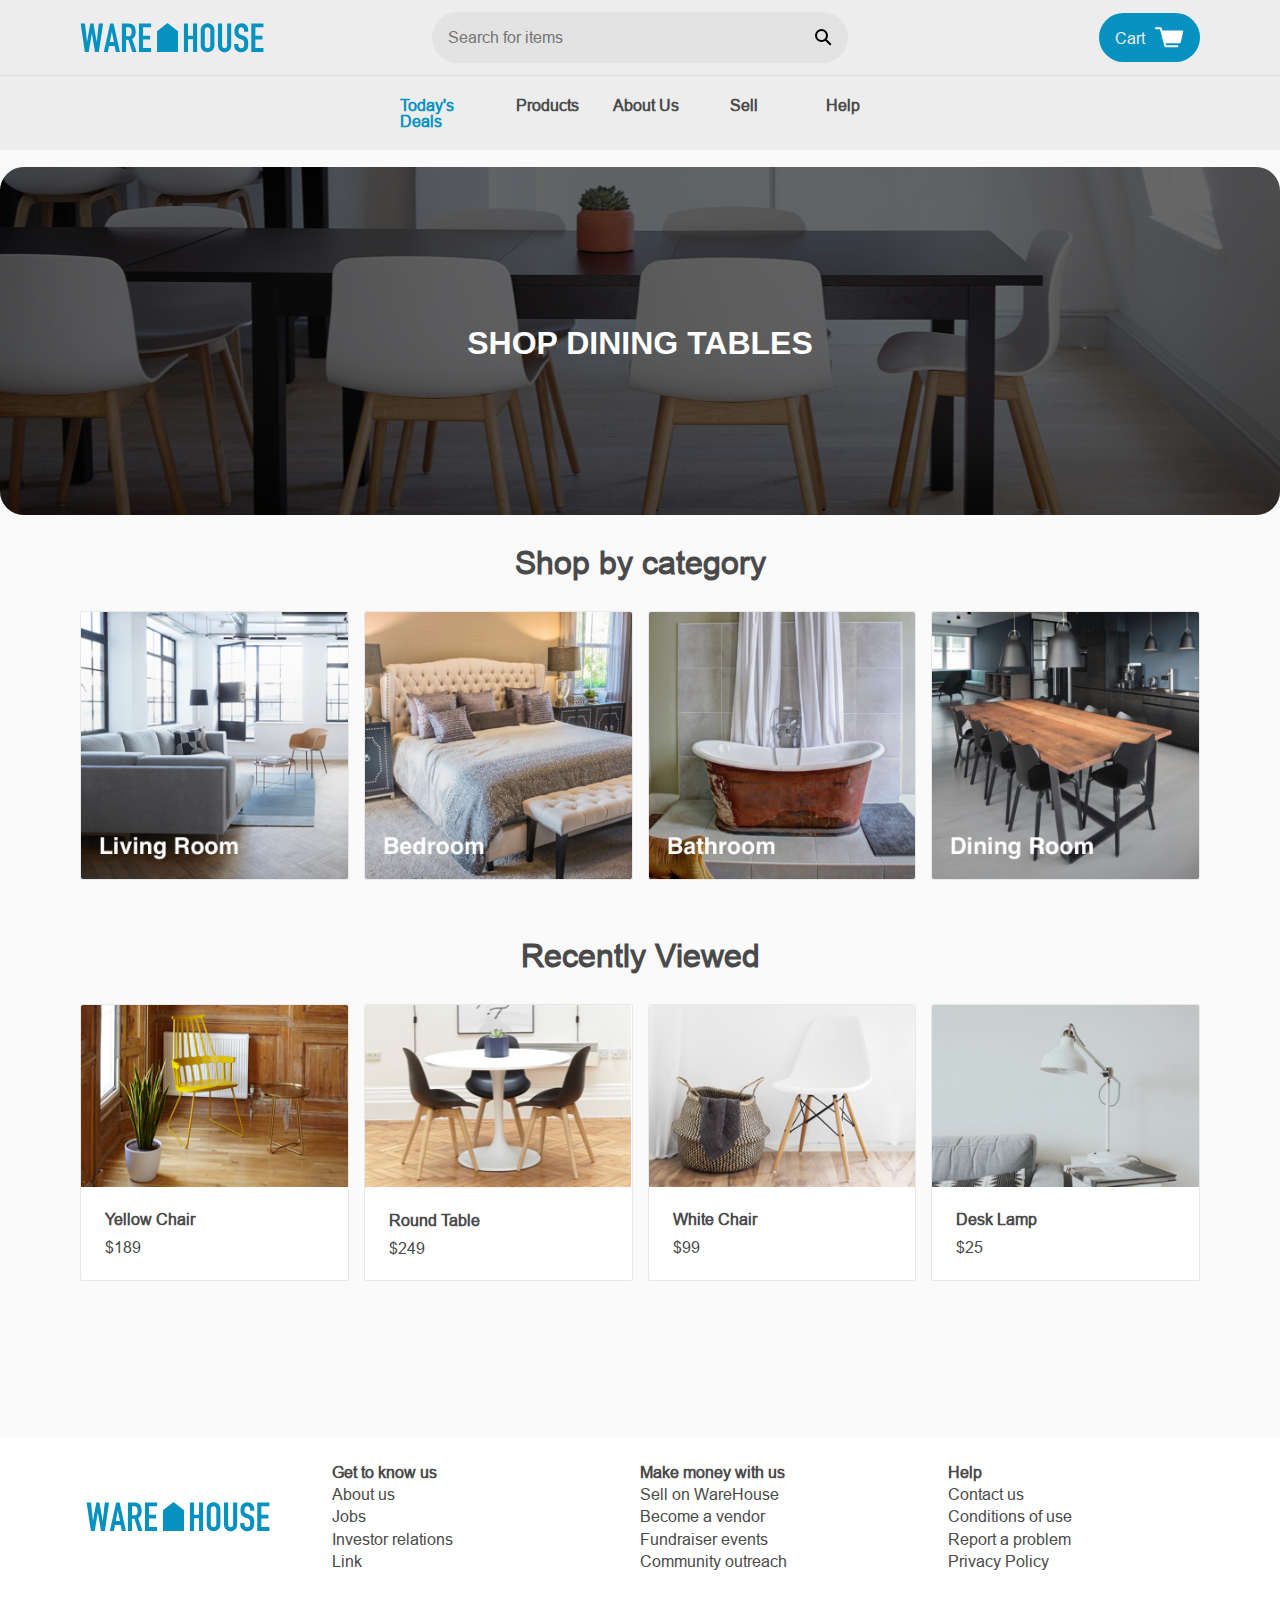
<file: index.html>
<!DOCTYPE html>
<html>

<head>
  <title>WareHouse</title>
  <link rel="stylesheet" type="text/css" href="resources/css/reset.css">
  <link rel="stylesheet" type="text/css" href="resources/css/base.css">
  <link rel="stylesheet" type="text/css" href="resources/css/index.css">
  <link href="https://fonts.googleapis.com/css?family=PT+Serif:700" rel="stylesheet">
</head>

<body>
  <div class="container">

    <!-- Header -->

    <header>
      <div class="image-container">
        <a href="index.html">
          <img src="resources/img/warehouse-logo.svg" alt="WareHouse Logo">
        </a>
      </div>
      <div class="search-bar">
        <input type="text" name="search" placeholder="Search for items">
        <a href="" class="icon">
          <img src="resources/img/search.svg" alt="Search for Items Icon">
        </a>
      </div>
      <a href="cart.html" class="button cart">Cart
        <img src="resources/img/cart.svg">
      </a>
    </header>
    <nav>
      <a href="deals.html" class="active">Today's Deals</a>
      <a href="products.html">Products</a>
      <a href="about.html">About Us</a>
      <a href="sell.html">Sell</a>
      <a href="#">Help</a>
    </nav>

    <!-- Hero Section -->

    <main id="main" class="landing">

        <div class="hero">
          <div class="overlay">
            <h1>Shop Dining Tables</h1>
          </div>  
        </div>


      <!-- Products Preview Section -->

      <div class="products">

        <!-- Product Categories -->

        <h2>Shop by category</h2>
        <div class="product-list categories">
          <a href="living.html" class="product-category">
            <div class="image-container">
              <img src="resources/img/home/living-room.jpg">
            </div>

          </a>
          <a href="#" class="product-category">
            <div class="image-container">
              <img src="resources/img/home/bedroom.jpg">
            </div>

          </a>
          <a href="#" class="product-category">
            <div class="image-container">
              <img src="resources/img/home/bathroom.jpg">
            </div>

          </a>
          <a href="#" class="product-category">
            <div class="image-container">
              <img src="resources/img/home/dining-room.jpg">
            </div>
          </a>

        </div>

        <!-- Recently Viewed Products -->

        <h2>Recently Viewed</h2>
        <div class="product-list">
          <a href="#" class="product-item">
            <div class="image-container">
              <img src="resources/img/home/yellow-chair.jpg">
            </div>
            <div class="description">
              <h3>Yellow Chair</h3>
              <span class="price">$189</span>
            </div>
          </a>
          <a href="#" class="product-item">
            <div class="image-container">
              <img src="resources/img/home/round-table.jpg">
            </div>
            <div class="description">
              <h3>Round Table</h3>
              <span class="price">$249</span>
            </div>
          </a>
          <a href="#" class="product-item">
            <div class="image-container">
              <img src="resources/img/home/white-chair.jpg">
            </div>
            <div class="description">
              <h3>White Chair</h3>
              <span class="price">$99</span>
            </div>
          </a>
          <a href="#" class="product-item">
            <div class="image-container">
              <img src="resources/img/home/desk-lamp.jpg">
            </div>
            <div class="description">
              <h3>Desk Lamp</h3>
              <span class="price">$25</span>
            </div>
          </a>
        </div>
      </div>
    </main>

    <!-- Footer -->

    <footer>
      <img src="resources/img/warehouse-logo.svg">
      <div class="links">
        <h4>Get to know us</h4>
        <a href="#">About us</a>
        <a href="jobs.html">Jobs</a>
        <a href="#">Investor relations</a>
        <a href="#">Link</a>
      </div>
      <div class="links">
        <h4>Make money with us</h4>
        <a href="sell.html">Sell on WareHouse</a>
        <a href="#">Become a vendor</a>
        <a href="#">Fundraiser events</a>
        <a href="#">Community outreach</a>
      </div>
      <div class="links">
        <h4>Help</h4>
        <a href="#">Contact us</a>
        <a href="#">Conditions of use</a>
        <a href="#">Report a problem</a>
        <a href="#">Privacy Policy</a>
      </div>
    </footer>
  </div>
</body>

</html>
</file>
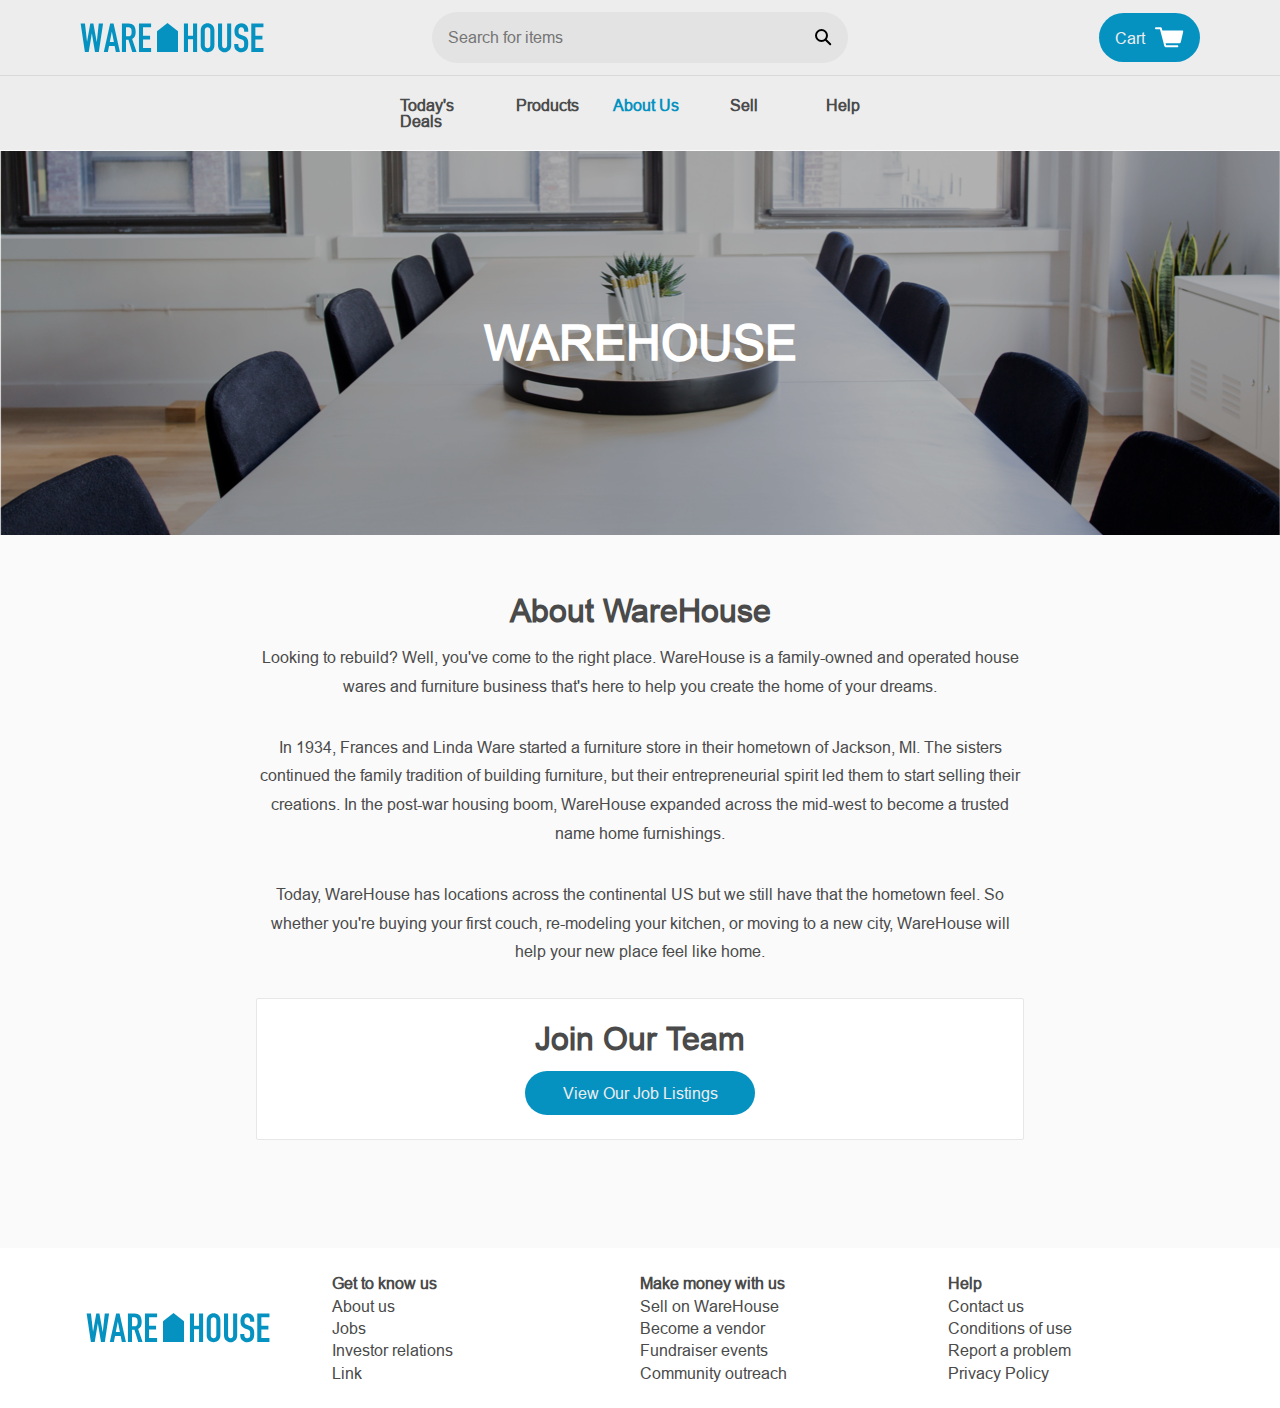
<file: about.html>
<!DOCTYPE html>
<html>
<head>
  <title>WareHouse</title>
  <link rel="stylesheet" type="text/css" href="resources/css/reset.css">
  <link rel="stylesheet" type="text/css" href="resources/css/base.css">
  <link rel="stylesheet" type="text/css" href="resources/css/about.css">
  <link href="https://fonts.googleapis.com/css?family=PT+Serif:700" rel="stylesheet">
</head>
<body>
  <div class="container">

    <!-- Header -->

    <header>
      <div class="image-container">
        <a href="index.html"><img src="resources/img/warehouse-logo.svg"></a>
      </div>
      <div class="search-bar">
        <input type="text" name="search" placeholder="Search for items">
        <a href="" class="icon"><img src="resources/img/search.svg"></a>
      </div>
      <a href="cart.html" class="button cart">Cart <img src="resources/img/cart.svg"></a>
    </header>
    <nav>
      <a href="deals.html">Today's Deals</a>
      <a href="products.html">Products</a>
      <a href="about.html" class="active">About Us</a>
      <a href="sell.html">Sell</a>
      <a href="#">Help</a>
    </nav>

    <!-- About Section -->

    <main id="main" class="about">
      <h1>WAREHOUSE</h1>
      <div class="information">
        <h3>About WareHouse</h3>
        <p>
          Looking to rebuild? Well, you've come to the right place. WareHouse
          is a family-owned and operated house wares and furniture business
          that's here to help you create the home of your dreams.
        </p>
        <p>
          In 1934, Frances and Linda Ware started a furniture store in their
          hometown of Jackson, MI. The sisters continued the family tradition
          of building furniture, but their entrepreneurial spirit led them to
          start selling their creations. In the post-war housing boom, WareHouse
          expanded across the mid-west to become a trusted name home furnishings.
        </p>
          <p>
          Today, WareHouse has locations across the continental US but we still
          have that the hometown feel. So whether you're buying your first couch,
          re-modeling your kitchen, or moving to a new city, WareHouse will help your new place feel like home.
        </p>
        <div class="join">
          <h3>Join Our Team</h3>
          <a href="jobs.html" class="button">View Our Job Listings</a>
        </div>
      </div>
    </main>

    <!-- Footer -->

    <footer>
      <img src="resources/img/warehouse-logo.svg">
      <div class="links">
        <h4>Get to know us</h4>
        <a href="#">About us</a>
        <a href="jobs.html">Jobs</a>
        <a href="#">Investor relations</a>
        <a href="#">Link</a>
      </div>
      <div class="links">
        <h4>Make money with us</h4>
        <a href="sell.html">Sell on WareHouse</a>
        <a href="#">Become a vendor</a>
        <a href="#">Fundraiser events</a>
        <a href="#">Community outreach</a>
      </div>
      <div class="links">
        <h4>Help</h4>
        <a href="#">Contact us</a>
        <a href="#">Conditions of use</a>
        <a href="#">Report a problem</a>
        <a href="#">Privacy Policy</a>
      </div>
    </footer>
  </div>
</body>
</html>
</file>
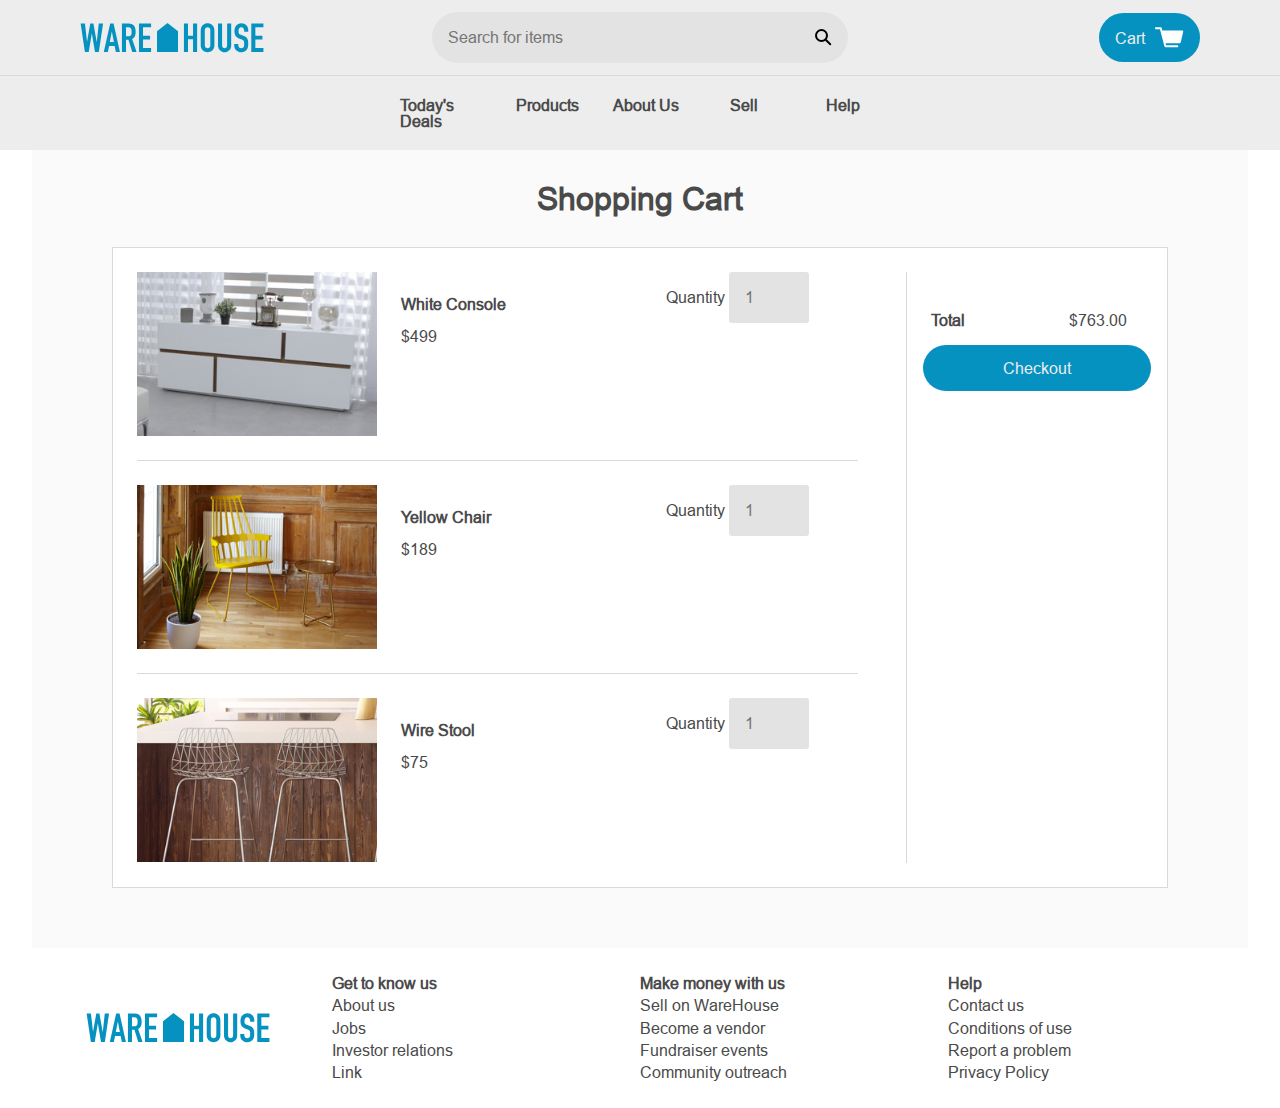
<file: cart.html>
<!DOCTYPE html>
<html>
<head>
  <title>WareHouse</title>
  <link rel="stylesheet" type="text/css" href="resources/css/reset.css">
  <link rel="stylesheet" type="text/css" href="resources/css/base.css">
  <link rel="stylesheet" type="text/css" href="resources/css/cart.css">
</head>
<body>
  <div class="container">

    <!-- Header -->

    <header>
      <div class="image-container">
        <a href="index.html"><img src="resources/img/warehouse-logo.svg"></a>
      </div>
      <div class="search-bar">
        <input type="text" name="search" placeholder="Search for items">
        <a href="" class="icon"><img src="resources/img/search.svg"></a>
      </div>
      <a href="cart.html" class="button cart">Cart <img src="resources/img/cart.svg"></a>
    </header>
    <nav>
      <a href="deals.html">Today's Deals</a>
      <a href="products.html">Products</a>
      <a href="about.html">About Us</a>
      <a href="sell.html">Sell</a>
      <a href="#">Help</a>
    </nav>

    <!-- Cart -->

    <main id="main" class="product-list-section">
      <h2>Shopping Cart</h2>

    <div class="shopping-cart">

        <div class="row">
          <div class="image-container">
            <img src="resources/img/cart/white-console.jpg">
          </div>

          <div class="description">
            <h3>White Console</h3>
            <br>
            <span class="price">$499</span>
          </div>

          <div>
            Quantity <input type="number" name="Quantity" placeholder="1">
          </div>
        </div>

        <div class="row">
          <div class="image-container">
            <img src="resources/img/cart/yellow-chair.jpg">
          </div>

          <div class="description">
            <h3>Yellow Chair</h3>
            <br>
            <span class="price">$189</span>
          </div>

          <div>
            Quantity <input type="number" name="Quantity" placeholder="1">
          </div>
        </div>

        <div class="row" id="no-border">
          <div class="image-container">
            <img src="resources/img/cart/wire-stool.jpg">
          </div>

          <div class="description">
            <h3>Wire Stool</h3>
            <br>
            <span class="price">$75</span>
          </div>

            <div>
            Quantity <input type="number" name="Quantity" placeholder="1">
          </div>
        </div>

      <div class="total">
        <div class="description">
          <h3>Total</h3>
          <span class="price">$763.00</span>
        </div>
        <a href="" class="button">Checkout</a>
      </div>
  </div>
</main>

    <!-- Footer -->

    <footer>
      <img src="resources/img/warehouse-logo.svg">
      <div class="links">
        <h4>Get to know us</h4>
        <a href="#">About us</a>
        <a href="jobs.html">Jobs</a>
        <a href="#">Investor relations</a>
        <a href="#">Link</a>
      </div>
      <div class="links">
        <h4>Make money with us</h4>
        <a href="sell.html">Sell on WareHouse</a>
        <a href="#">Become a vendor</a>
        <a href="#">Fundraiser events</a>
        <a href="#">Community outreach</a>
      </div>
      <div class="links">
        <h4>Help</h4>
        <a href="#">Contact us</a>
        <a href="#">Conditions of use</a>
        <a href="#">Report a problem</a>
        <a href="#">Privacy Policy</a>
      </div>
    </footer>
  </div>
</body>
</html>
</file>
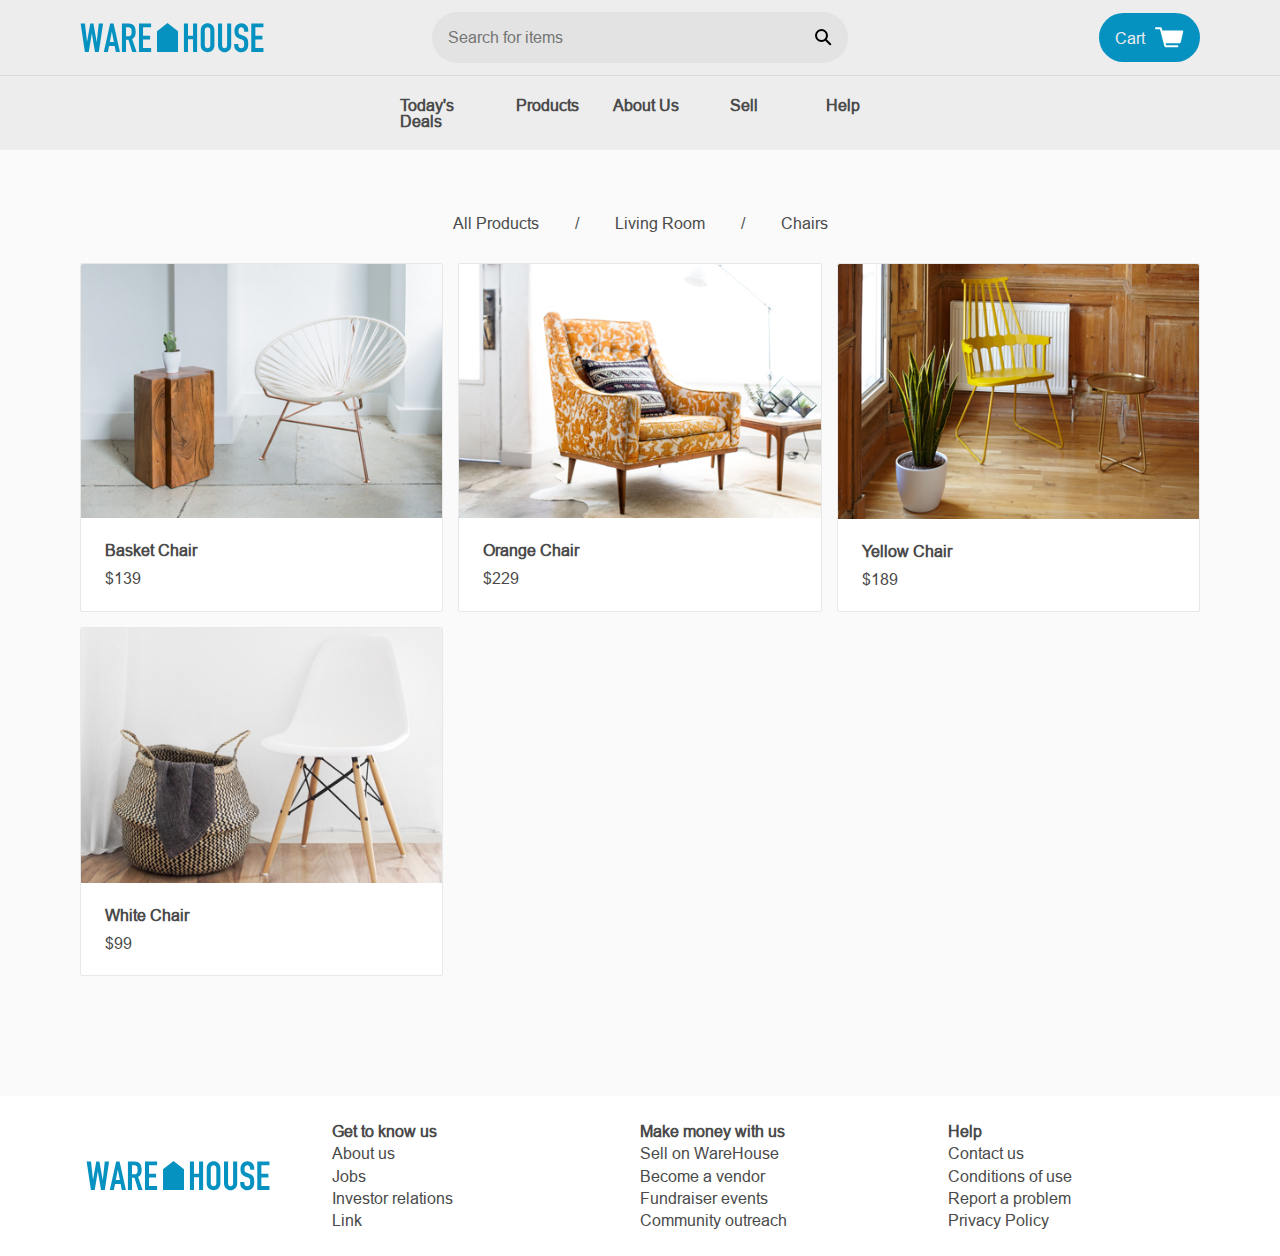
<file: chairs.html>
<!DOCTYPE html>
<html>
<head>
  <title>WareHouse</title>
  <link rel="stylesheet" type="text/css" href="resources/css/reset.css">
  <link rel="stylesheet" type="text/css" href="resources/css/base.css">
</head>
<body>
  <div class="container">

    <!-- Header -->

    <header>
      <div class="image-container">
        <a href="index.html"><img src="resources/img/warehouse-logo.svg"></a>
      </div>
      <div class="search-bar">
        <input type="text" name="search" placeholder="Search for items">
        <a href="" class="icon"><img src="resources/img/search.svg"></a>
      </div>
      <a href="cart.html" class="button cart">Cart <img src="resources/img/cart.svg"></a>
    </header>
    <nav>
      <a href="deals.html">Today's Deals</a>
      <a href="products.html">Products</a>
      <a href="about.html">About Us</a>
      <a href="sell.html">Sell</a>
      <a href="#">Help</a>
    </nav>

    <!-- Chairs Section -->

    <main id="main" class="product-list-section">
      <ul class="breadcrumb">
        <li><a href="products.html">All Products</a></li>
        <li><a href="living.html">Living Room</a></li>
        <li>Chairs</li>
      </ul>

      <div class="product-list">


        <a href="#" class="product-item">
          <div class="image-container">
            <img src="resources/img/chairs/basket-chair.jpg">
          </div>
          <div class="description">
            <h3>Basket Chair</h3>
            <span class="price">$139</span>
          </div>
        </a>

        <a href="#" class="product-item">
          <div class="image-container">
            <img src="resources/img/chairs/orange-chair.jpg">
          </div>
          <div class="description">
            <h3>Orange Chair</h3>
            <span class="price">$229</span>
          </div>
        </a>

        <a href="#" class="product-item">
          <div class="image-container">
            <img src="resources/img/chairs/yellow-chair.jpg">
          </div>
          <div class="description">
            <h3>Yellow Chair</h3>
            <span class="price">$189</span>
          </div>
        </a>

        <a href="#" class="product-item">
          <div class="image-container">
            <img src="resources/img/chairs/white-chair.jpg">
          </div>
          <div class="description">
            <h3>White Chair</h3>
            <span class="price">$99</span>
          </div>
        </a>

      </div>
    </main>

    <!-- Footer -->

    <footer>
      <img src="resources/img/warehouse-logo.svg">
      <div class="links">
        <h4>Get to know us</h4>
        <a href="#">About us</a>
        <a href="jobs.html">Jobs</a>
        <a href="#">Investor relations</a>
        <a href="#">Link</a>
      </div>
      <div class="links">
        <h4>Make money with us</h4>
        <a href="sell.html">Sell on WareHouse</a>
        <a href="#">Become a vendor</a>
        <a href="#">Fundraiser events</a>
        <a href="#">Community outreach</a>
      </div>
      <div class="links">
        <h4>Help</h4>
        <a href="#">Contact us</a>
        <a href="#">Conditions of use</a>
        <a href="#">Report a problem</a>
        <a href="#">Privacy Policy</a>
      </div>
    </footer>
  </div>
</body>
</html>
</file>
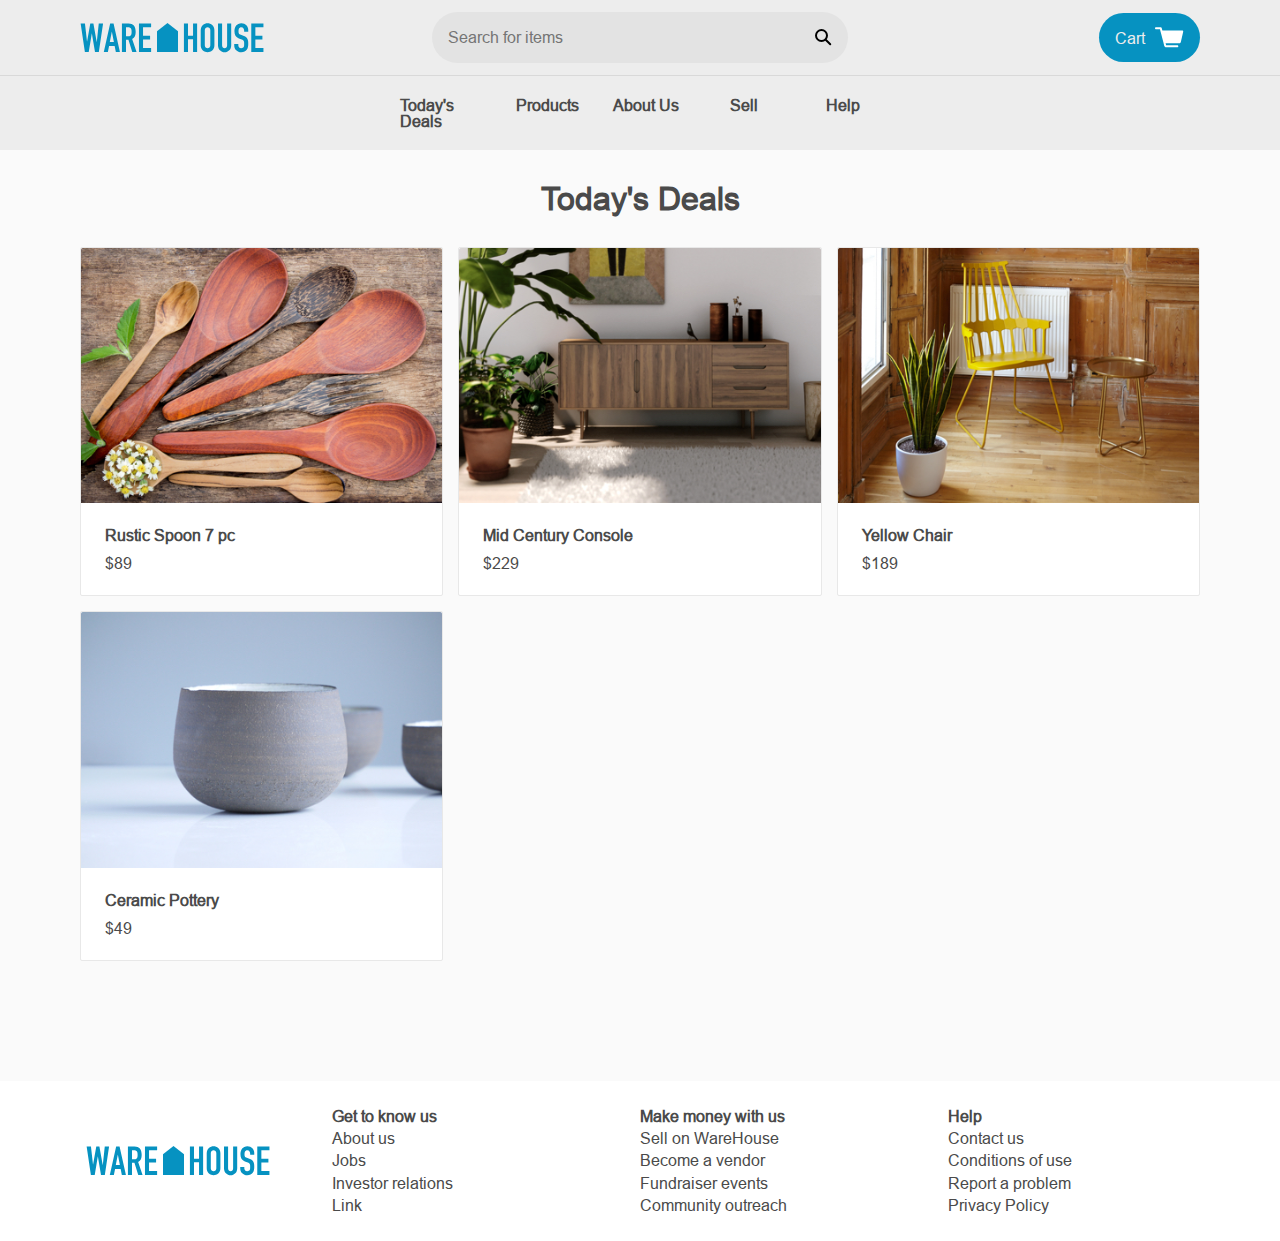
<file: deals.html>
<!DOCTYPE html>
<html>
<head>
  <title>WareHouse</title>
  <link rel="stylesheet" type="text/css" href="resources/css/reset.css">
  <link rel="stylesheet" type="text/css" href="resources/css/base.css">
</head>
<body>
  <div class="container">

    <!-- Header -->

    <header>
      <div class="image-container">
        <a href="index.html"><img src="resources/img/warehouse-logo.svg"></a>
      </div>
      <div class="search-bar">
        <input type="text" name="search" placeholder="Search for items">
        <a href="" class="icon"><img src="resources/img/search.svg"></a>
      </div>
      <a href="cart.html" class="button cart">Cart <img src="resources/img/cart.svg"></a>
    </header>
    <nav>
      <a href="deals.html">Today's Deals</a>
      <a href="products.html">Products</a>
      <a href="about.html">About Us</a>
      <a href="sell.html">Sell</a>
      <a href="#">Help</a>
    </nav>

    <!-- Deals Section -->

    <main id="main" class="product-list-section">
      <h2>Today's Deals</h2>

      <div class="product-list">
        <a href="#" class="product-item">
          <div class="image-container">
            <img src="resources/img/deals/wooden-spoons.jpg">
          </div>
          <div class="description">
            <h3>Rustic Spoon 7 pc</h3>
            <span class="price">$89</span>
          </div>
        </a>

        <a href="#" class="product-item">
          <div class="image-container">
            <img src="resources/img/deals/midcen-console.jpg">
          </div>
          <div class="description">
            <h3>Mid Century Console</h3>
            <span class="price">$229</span>
          </div>
        </a>

        <a href="#" class="product-item">
          <div class="image-container">
            <img src="resources/img/chairs/yellow-chair.jpg">
          </div>
          <div class="description">
            <h3>Yellow Chair</h3>
            <span class="price">$189</span>
          </div>
        </a>

        <a href="#" class="product-item">
          <div class="image-container">
            <img src="resources/img/deals/pottery.jpg">
          </div>
          <div class="description">
            <h3>Ceramic Pottery</h3>
            <span class="price">$49</span>
          </div>
        </a>

      </div>
    </main>

    <!-- Footer -->

    <footer>
      <img src="resources/img/warehouse-logo.svg">
      <div class="links">
        <h4>Get to know us</h4>
        <a href="#">About us</a>
        <a href="jobs.html">Jobs</a>
        <a href="#">Investor relations</a>
        <a href="#">Link</a>
      </div>
      <div class="links">
        <h4>Make money with us</h4>
        <a href="sell.html">Sell on WareHouse</a>
        <a href="#">Become a vendor</a>
        <a href="#">Fundraiser events</a>
        <a href="#">Community outreach</a>
      </div>
      <div class="links">
        <h4>Help</h4>
        <a href="#">Contact us</a>
        <a href="#">Conditions of use</a>
        <a href="#">Report a problem</a>
        <a href="#">Privacy Policy</a>
      </div>
    </footer>
  </div>
</body>
</html>
</file>
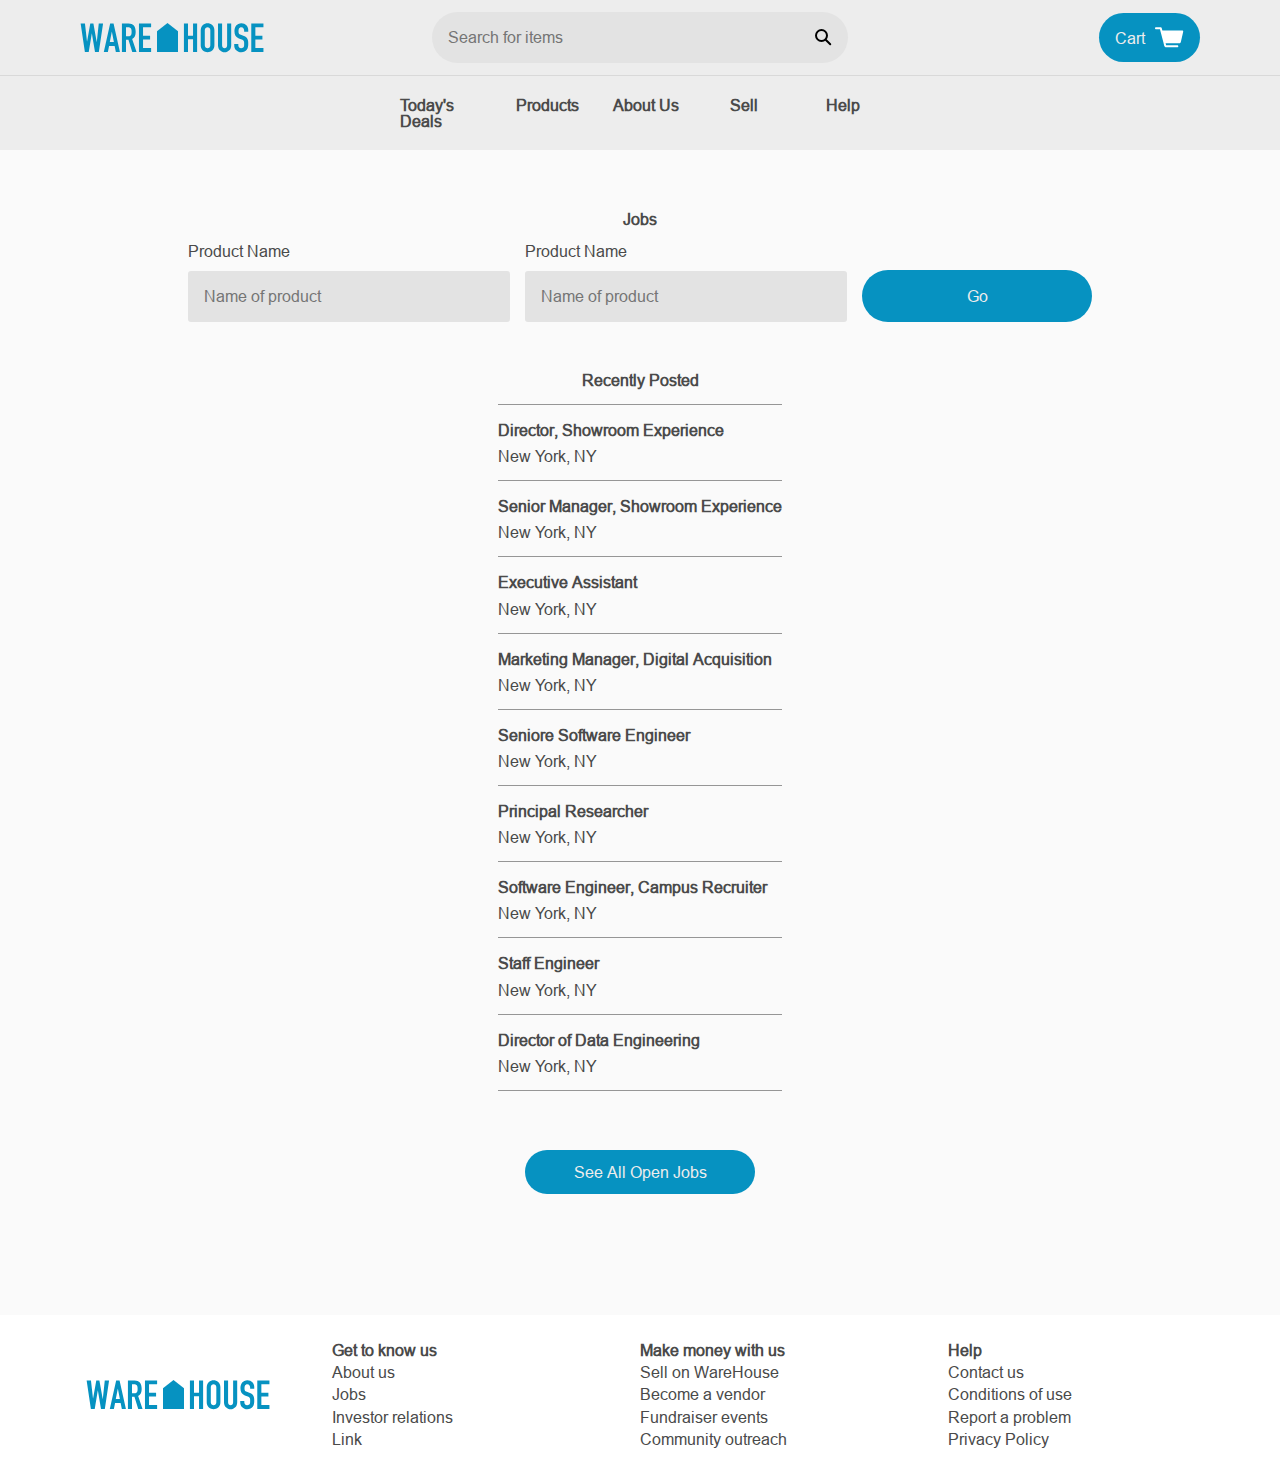
<file: jobs.html>
<!DOCTYPE html>
<html>
<head>
  <title>WareHouse</title>
  <link rel="stylesheet" type="text/css" href="resources/css/reset.css">
  <link rel="stylesheet" type="text/css" href="resources/css/base.css">
  <link rel="stylesheet" type="text/css" href="resources/css/jobs.css">
</head>
<body>
  <div class="container">

    <!-- Header -->

    <header>
      <div class="image-container">
        <a href="index.html"><img src="resources/img/warehouse-logo.svg"></a>
      </div>
      <div class="search-bar">
        <input type="text" name="search" placeholder="Search for items">
        <a href="" class="icon"><img src="resources/img/search.svg"></a>
      </div>
      <a href="cart.html" class="button cart">Cart <img src="resources/img/cart.svg"></a>
    </header>
    <nav>
      <a href="deals.html">Today's Deals</a>
      <a href="products.html">Products</a>
      <a href="about.html">About Us</a>
      <a href="sell.html">Sell</a>
      <a href="#">Help</a>
    </nav>

    <!-- Job List Section -->

    <main id="main" class="jobs">
      <h3>Jobs</h3>

      <!-- Job Search Bar -->

      <form>
        <div id="name" class="field">
          <label for="name">Product Name</label>
          <input type="text" name="name" placeholder="Name of product">
        </div>
        <div id="name" class="field">
          <label for="name">Product Name</label>
          <input type="text" name="name" placeholder="Name of product">
        </div>
        <a href="#" class="button">Go</a>
      </form>

      <!-- Recently Posted Job List -->

      <h3>Recently Posted</h3>
      <div class="job-list">
        <div class="job">
          <h4>Director, Showroom Experience</h4>
          <span>New York, NY</span>
        </div>
        <div class="job">
          <h4>Senior Manager, Showroom Experience</h4>
          <span>New York, NY</span>
        </div>
        <div class="job">
          <h4>Executive Assistant</h4>
          <span>New York, NY</span>
        </div>
        <div class="job">
          <h4>Marketing Manager, Digital Acquisition</h4>
          <span>New York, NY</span>
        </div>
        <div class="job">
          <h4>Seniore Software Engineer</h4>
          <span>New York, NY</span>
        </div>
        <div class="job">
          <h4>Principal Researcher</h4>
          <span>New York, NY</span>
        </div>
        <div class="job">
          <h4>Software Engineer, Campus Recruiter</h4>
          <span>New York, NY</span>
        </div>
        <div class="job">
          <h4>Staff Engineer</h4>
          <span>New York, NY</span>
        </div>
        <div class="job">
          <h4>Director of Data Engineering</h4>
          <span>New York, NY</span>
        </div>
      </div>
      <a href="#" class="button" id="see-all-jobs">See All Open Jobs</a>
    </main>

    <!-- Footer -->

    <footer>
      <img src="resources/img/warehouse-logo.svg">
      <div class="links">
        <h4>Get to know us</h4>
        <a href="#">About us</a>
        <a href="jobs.html">Jobs</a>
        <a href="#">Investor relations</a>
        <a href="#">Link</a>
      </div>
      <div class="links">
        <h4>Make money with us</h4>
        <a href="sell.html">Sell on WareHouse</a>
        <a href="#">Become a vendor</a>
        <a href="#">Fundraiser events</a>
        <a href="#">Community outreach</a>
      </div>
      <div class="links">
        <h4>Help</h4>
        <a href="#">Contact us</a>
        <a href="#">Conditions of use</a>
        <a href="#">Report a problem</a>
        <a href="#">Privacy Policy</a>
      </div>
    </footer>
  </div>
</body>
</html>
</file>
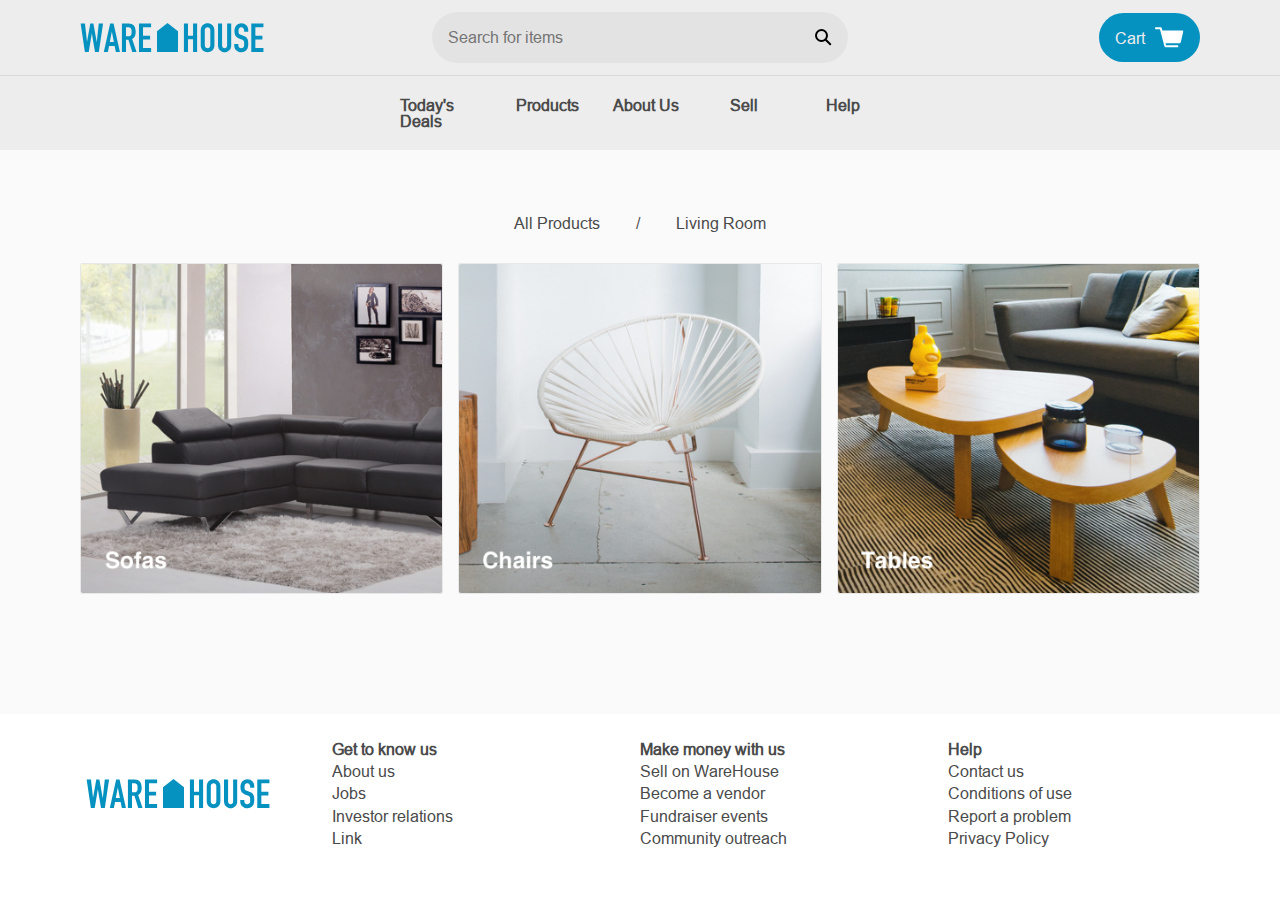
<file: living.html>
<!DOCTYPE html>
<html>
<head>
  <title>WareHouse</title>
  <link rel="stylesheet" type="text/css" href="resources/css/reset.css">
  <link rel="stylesheet" type="text/css" href="resources/css/base.css">
</head>
<body>
  <div class="container">

    <!-- Header -->

    <header>
      <div class="image-container">
        <a href="index.html"><img src="resources/img/warehouse-logo.svg"></a>
      </div>
      <div class="search-bar">
        <input type="text" name="search" placeholder="Search for items">
        <a href="" class="icon"><img src="resources/img/search.svg"></a>
      </div>
      <a href="cart.html" class="button cart">Cart <img src="resources/img/cart.svg"></a>
    </header>
    <nav>
      <a href="deals.html">Today's Deals</a>
      <a href="products.html">Products</a>
      <a href="about.html">About Us</a>
      <a href="sell.html">Sell</a>
      <a href="#">Help</a>
    </nav>

    <!-- Living Room List Section -->

    <main id="main" class="product-list-section">
      <ul class="breadcrumb">
        <li><a href="products.html">All Products</a></li>
        <li>Living Room</li>
      </ul>

      <div class="product-list">
        <a href="./sofas.html" class="product-item">
          <div class="image-container">
            <img src="resources/img/living/sofas.jpg">
          </div>
        </a>
        <a href="./chairs.html" class="product-item">
          <div class="image-container">
            <img src="resources/img/living/chairs.jpg">
          </div>
        </a>
        <a href="./tables.html" class="product-item">
          <div class="image-container">
            <img src="resources/img/living/tables.jpg">
          </div>
        </a>
      </div>
    </main>

    <!-- Footer -->

    <footer>
      <img src="resources/img/warehouse-logo.svg">
      <div class="links">
        <h4>Get to know us</h4>
        <a href="#">About us</a>
        <a href="jobs.html">Jobs</a>
        <a href="#">Investor relations</a>
        <a href="#">Link</a>
      </div>
      <div class="links">
        <h4>Make money with us</h4>
        <a href="sell.html">Sell on WareHouse</a>
        <a href="#">Become a vendor</a>
        <a href="#">Fundraiser events</a>
        <a href="#">Community outreach</a>
      </div>
      <div class="links">
        <h4>Help</h4>
        <a href="#">Contact us</a>
        <a href="#">Conditions of use</a>
        <a href="#">Report a problem</a>
        <a href="#">Privacy Policy</a>
      </div>
    </footer>
  </div>
</body>
</html>
</file>
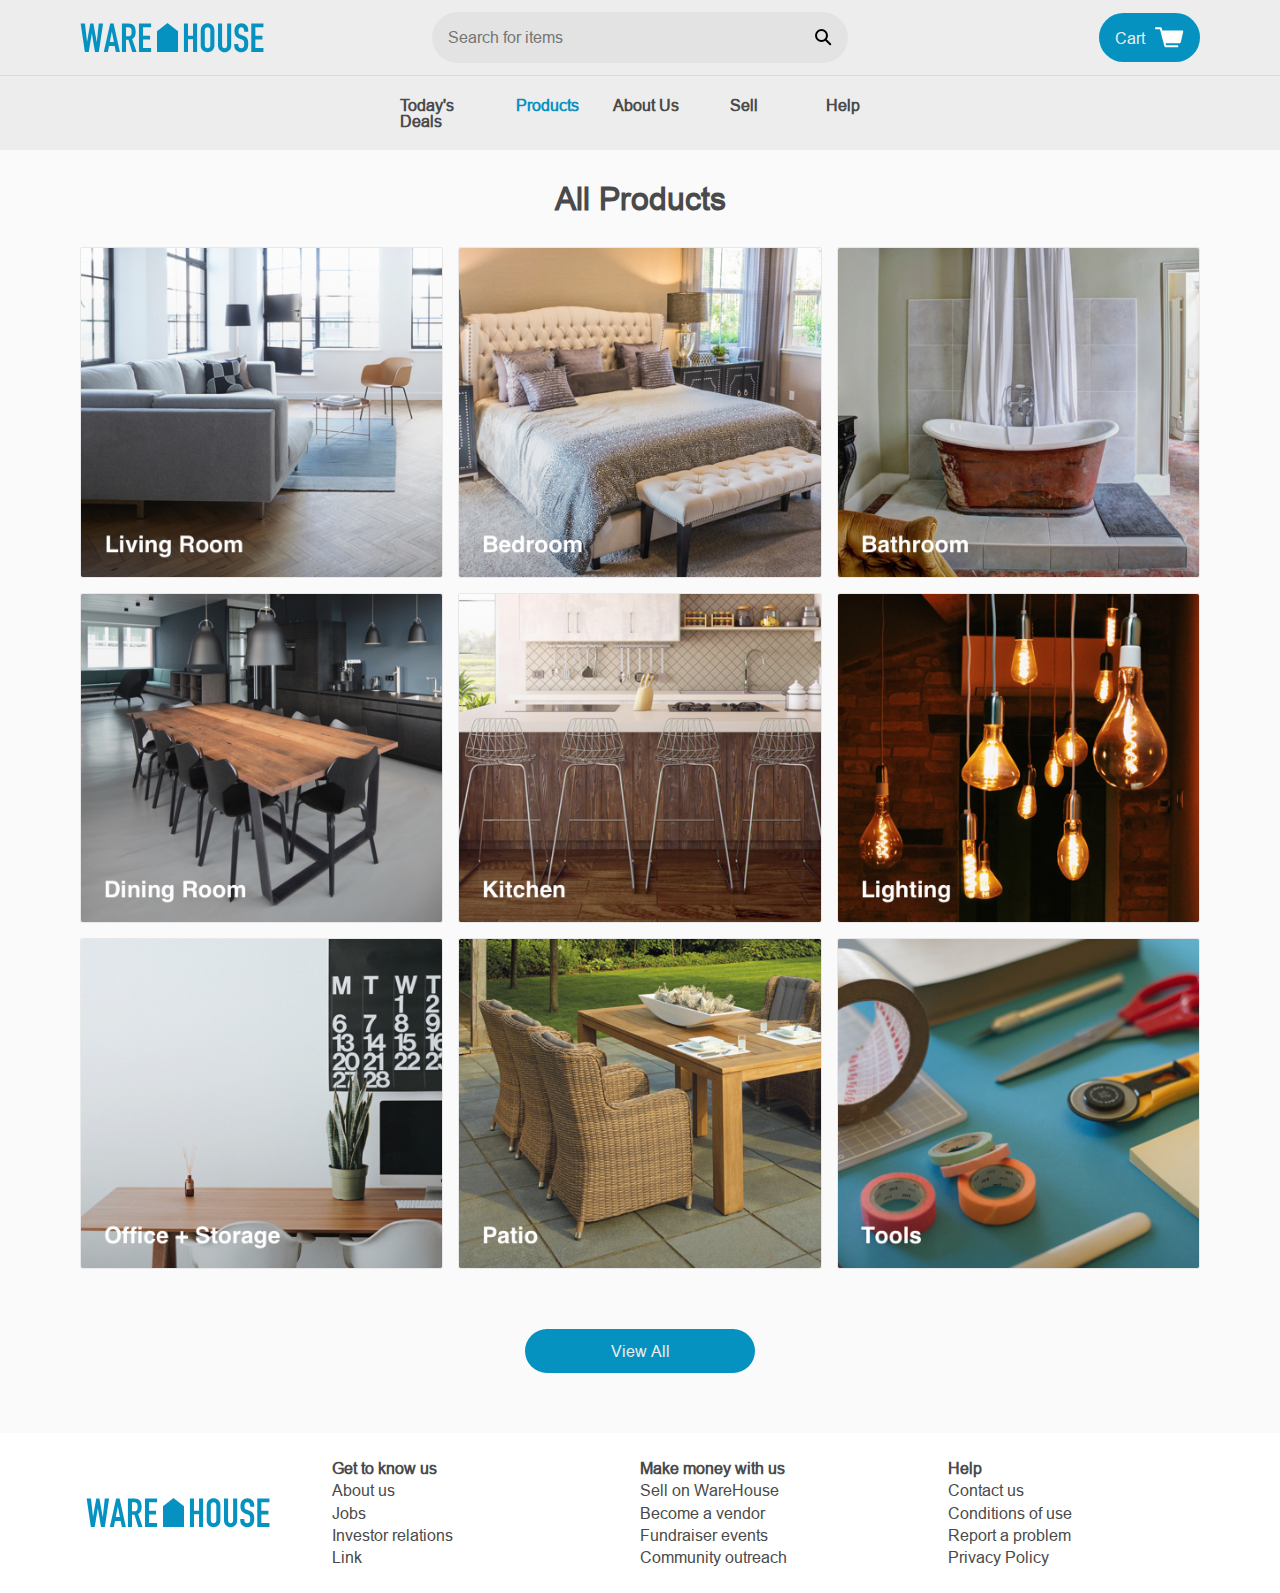
<file: products.html>
<!DOCTYPE html>
<html>
<head>
  <title>WareHouse</title>
  <link rel="stylesheet" type="text/css" href="resources/css/reset.css">
  <link rel="stylesheet" type="text/css" href="resources/css/base.css">
</head>
<body>
  <div class="container">

    <!-- Header -->

    <header>
      <div class="image-container">
        <a href="index.html"><img src="resources/img/warehouse-logo.svg"></a>
      </div>
      <div class="search-bar">
        <input type="text" name="search" placeholder="Search for items">
        <a href="" class="icon"><img src="resources/img/search.svg"></a>
      </div>
      <a href="" class="button cart">Cart <img src="resources/img/cart.svg"></a>
    </header>
    <nav>
      <a href="deals.html">Today's Deals</a>
      <a href="products.html" class="active">Products</a>
      <a href="about.html">About Us</a>
      <a href="sell.html">Sell</a>
      <a href="#">Help</a>
    </nav>

    <!-- Products Section -->

    <main id="main" class="product-list-section">
      <h2>All Products</h2>
      <div class="product-list">
        <a href="living.html" class="product-item">
          <div class="image-container">
            <img src="resources/img/products/living-room.jpg">
          </div>
          <!-- <div class="description">
            <h3>Living Room</h3>
          </div> -->
        </a>
        <a href="#" class="product-item">
          <div class="image-container">
            <img src="resources/img/products/bedroom.jpg">
          </div>
          <!-- <div class="description">
            <h3>Bedroom</h3>
          </div> -->
        </a>
        <a href="#" class="product-item">
          <div class="image-container">
            <img src="resources/img/products/bathroom.jpg">
          </div>
          <!-- <div class="description">
            <h3>Bathroom</h3>
          </div> -->
        </a>
        <a href="#" class="product-item">
          <div class="image-container">
            <img src="resources/img/products/dining-room.jpg">
          </div>
          <!-- <div class="description">
            <h3>Dining Room</h3>
          </div> -->
        </a>
        <a href="#" class="product-item">
          <div class="image-container">
            <img src="resources/img/products/kitchen.jpg">
          </div>
          <!-- <div class="description">
            <h3>Kitchen</h3>
          </div> -->
        </a>
        <a href="#" class="product-item">
          <div class="image-container">
            <img src="resources/img/products/lighting.jpg">
          </div>
          <!-- <div class="description">
            <h3>Lighting</h3>
          </div> -->
        </a>
        <a href="#" class="product-item">
          <div class="image-container">
            <img src="resources/img/products/office.jpg">
          </div>
          <!-- <div class="description">
            <h3>Office + Storage</h3>
          </div> -->
        </a>
        <a href="#" class="product-item">
          <div class="image-container">
            <img src="resources/img/products/patio.jpg">
          </div>
          <!-- <div class="description">
            <h3>Patio</h3>
          </div> -->
        </a>
        <a href="#" class="product-item">
          <div class="image-container">
            <img src="resources/img/products/tools.jpg">
          </div>
          <!-- <div class="description">
            <h3>Tools</h3>
          </div> -->
        </a>
      </div>
      <a href="#" class="button">View All</a>
    </main>

    <!-- Footer -->

    <footer>
      <img src="resources/img/warehouse-logo.svg">
      <div class="links">
        <h4>Get to know us</h4>
        <a href="#">About us</a>
        <a href="jobs.html">Jobs</a>
        <a href="#">Investor relations</a>
        <a href="#">Link</a>
      </div>
      <div class="links">
        <h4>Make money with us</h4>
        <a href="sell.html">Sell on WareHouse</a>
        <a href="#">Become a vendor</a>
        <a href="#">Fundraiser events</a>
        <a href="#">Community outreach</a>
      </div>
      <div class="links">
        <h4>Help</h4>
        <a href="#">Contact us</a>
        <a href="#">Conditions of use</a>
        <a href="#">Report a problem</a>
        <a href="#">Privacy Policy</a>
      </div>
    </footer>
  </div>
</body>
</html>
</file>
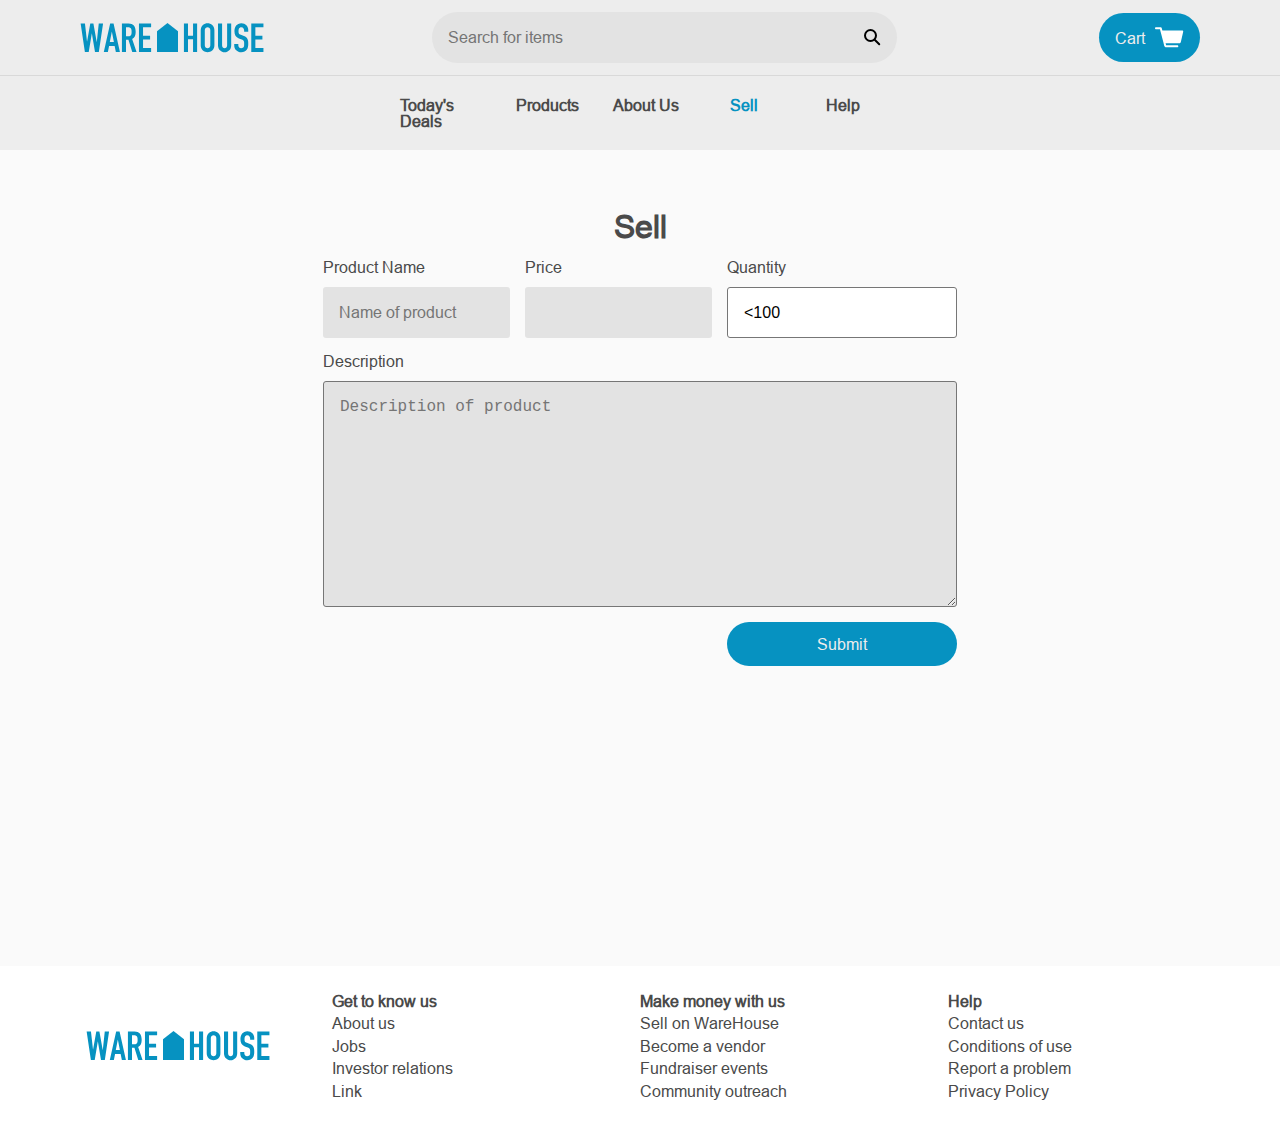
<file: sell.html>
<!DOCTYPE html>
<html>
<head>
  <title>WareHouse</title>
  <link rel="stylesheet" type="text/css" href="resources/css/reset.css">
  <link rel="stylesheet" type="text/css" href="resources/css/base.css">
  <link rel="stylesheet" type="text/css" href="resources/css/sell.css">
  <link href="https://fonts.googleapis.com/css?family=PT+Serif" rel="stylesheet">
</head>
<body>
  <div class="container">

    <!-- Header -->

    <header>
      <div class="image-container">
        <a href="index.html"><img src="resources/img/warehouse-logo.svg"></a>
      </div>
      <div class="search-bar">
        <input type="text" name="search" placeholder="Search for items">
        <a href="" class="icon"><img src="resources/img/search.svg"></a>
      </div>
      <a href="cart.html" class="button cart">Cart <img src="resources/img/cart.svg"></a>
    </header>
    <nav>
      <a href="deals.html">Today's Deals</a>
      <a href="products.html">Products</a>
      <a href="about.html">About Us</a>
      <a href="sell.html" class="active">Sell</a>
      <a href="#">Help</a>
    </nav>

    <!-- Sell Product Form -->

    <main id="main" class="sell">
      <h3>Sell</h3>
      <form>
        <div id="name" class="field">
          <label for="name">Product Name</label>
          <input type="text" name="name" placeholder="Name of product">
        </div>
        <div id="price" class="field">
          <label for="price">Price</label>
          <input type="number" name="price">
        </div>
        <div id="quantity" class="field">
          <label for="quantity">Quantity</label>
          <select name="quantity">
            <option value="100"><100</option>
            <option value="200">100-200</option>
            <option value="300">200-300</option>
            <option value="400">300-400</option>
            <option value="500">>500</option>
          </select>
        </div>
        <div id="description" class="field">
          <label for="description">Description</label>
          <textarea type="text" name="description" placeholder="Description of product"></textarea>
        </div>
        <a href="#" class="button" id="submit">Submit</a>
      </form>
    </main>

    <!-- Footer -->

    <footer>
      <img src="resources/img/warehouse-logo.svg">
      <div class="links">
        <h4>Get to know us</h4>
        <a href="#">About us</a>
        <a href="jobs.html">Jobs</a>
        <a href="#">Investor relations</a>
        <a href="#">Link</a>
      </div>
      <div class="links">
        <h4>Make money with us</h4>
        <a href="sell.html">Sell on WareHouse</a>
        <a href="#">Become a vendor</a>
        <a href="#">Fundraiser events</a>
        <a href="#">Community outreach</a>
      </div>
      <div class="links">
        <h4>Help</h4>
        <a href="#">Contact us</a>
        <a href="#">Conditions of use</a>
        <a href="#">Report a problem</a>
        <a href="#">Privacy Policy</a>
      </div>
    </footer>
  </div>
</body>
</html>
</file>
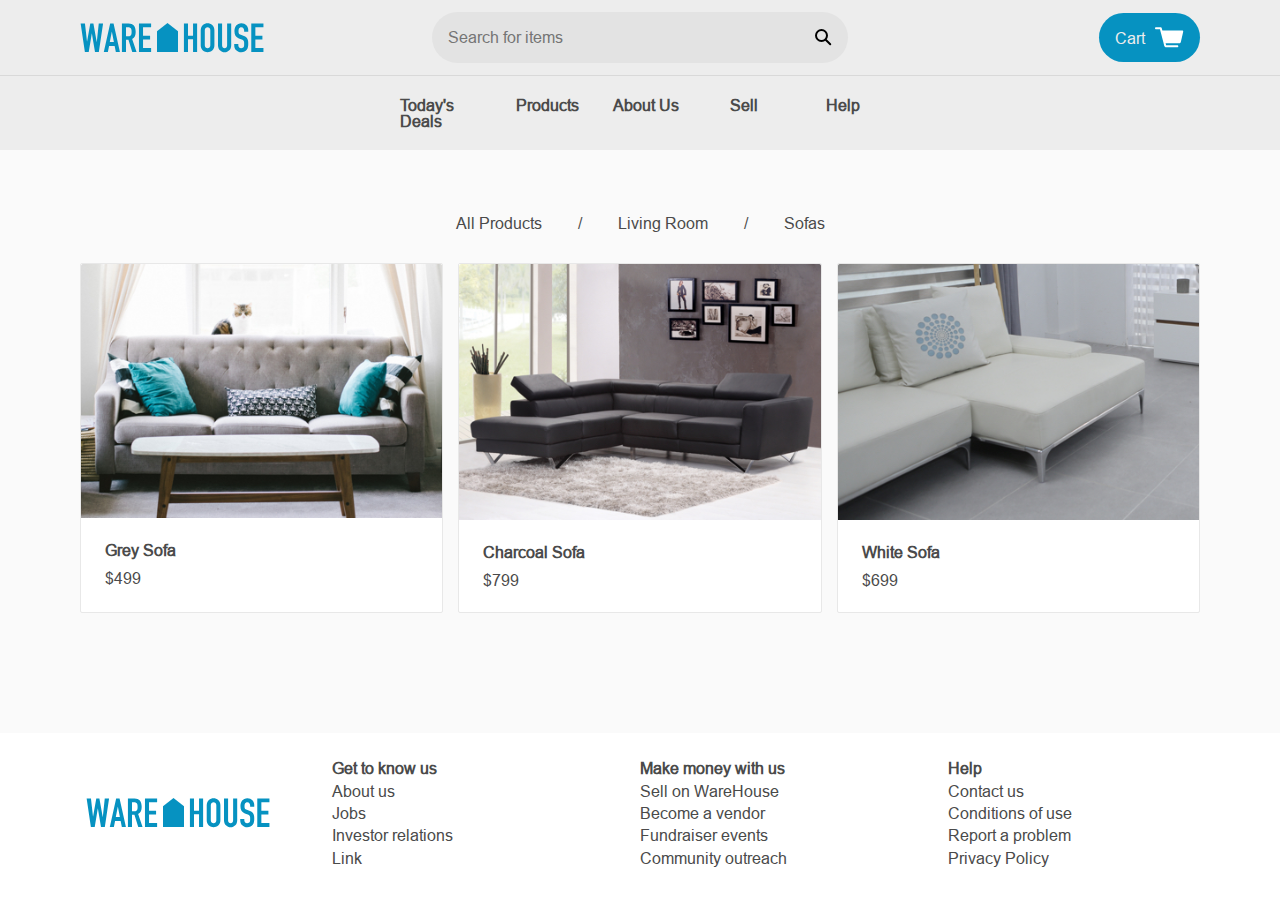
<file: sofas.html>
<!DOCTYPE html>
<html>
<head>
  <title>WareHouse</title>
  <link rel="stylesheet" type="text/css" href="resources/css/reset.css">
  <link rel="stylesheet" type="text/css" href="resources/css/base.css">
</head>
<body>
  <div class="container">

    <!-- Header -->

    <header>
      <div class="image-container">
        <a href="index.html"><img src="resources/img/warehouse-logo.svg"></a>
      </div>
      <div class="search-bar">
        <input type="text" name="search" placeholder="Search for items">
        <a href="" class="icon"><img src="resources/img/search.svg"></a>
      </div>
      <a href="cart.html" class="button cart">Cart <img src="resources/img/cart.svg"></a>
    </header>
    <nav>
      <a href="deals.html">Today's Deals</a>
      <a href="products.html">Products</a>
      <a href="about.html">About Us</a>
      <a href="sell.html">Sell</a>
      <a href="#">Help</a>
    </nav>

    <!-- Sofas Section -->

    <main id="main" class="product-list-section">
      <ul class="breadcrumb">
        <li><a href="products.html">All Products</a></li>
        <li><a href="living.html">Living Room</a></li>
        <li>Sofas</li>
      </ul>

      <div class="product-list">
        <a href="#" class="product-item">
          <div class="image-container">
            <img src="resources/img/sofas/grey-sofa.jpg">
          </div>
          <div class="description">
            <h3>Grey Sofa</h3>
            <span class="price">$499</span>
          </div>
        </a>

        <a href="#" class="product-item">
          <div class="image-container">
            <img src="resources/img/sofas/charcoal-sofa.jpg">
          </div>
          <div class="description">
            <h3>Charcoal Sofa</h3>
            <span class="price">$799</span>
          </div>
        </a>

        <a href="#" class="product-item">
          <div class="image-container">
            <img src="resources/img/sofas/white-sofa.jpg">
          </div>
          <div class="description">
            <h3>White Sofa</h3>
            <span class="price">$699</span>
          </div>
        </a>

      </div>
    </main>

    <!-- Footer -->

    <footer>
      <img src="resources/img/warehouse-logo.svg">
      <div class="links">
        <h4>Get to know us</h4>
        <a href="#">About us</a>
        <a href="jobs.html">Jobs</a>
        <a href="#">Investor relations</a>
        <a href="#">Link</a>
      </div>
      <div class="links">
        <h4>Make money with us</h4>
        <a href="sell.html">Sell on WareHouse</a>
        <a href="#">Become a vendor</a>
        <a href="#">Fundraiser events</a>
        <a href="#">Community outreach</a>
      </div>
      <div class="links">
        <h4>Help</h4>
        <a href="#">Contact us</a>
        <a href="#">Conditions of use</a>
        <a href="#">Report a problem</a>
        <a href="#">Privacy Policy</a>
      </div>
    </footer>
  </div>
</body>
</html>
</file>
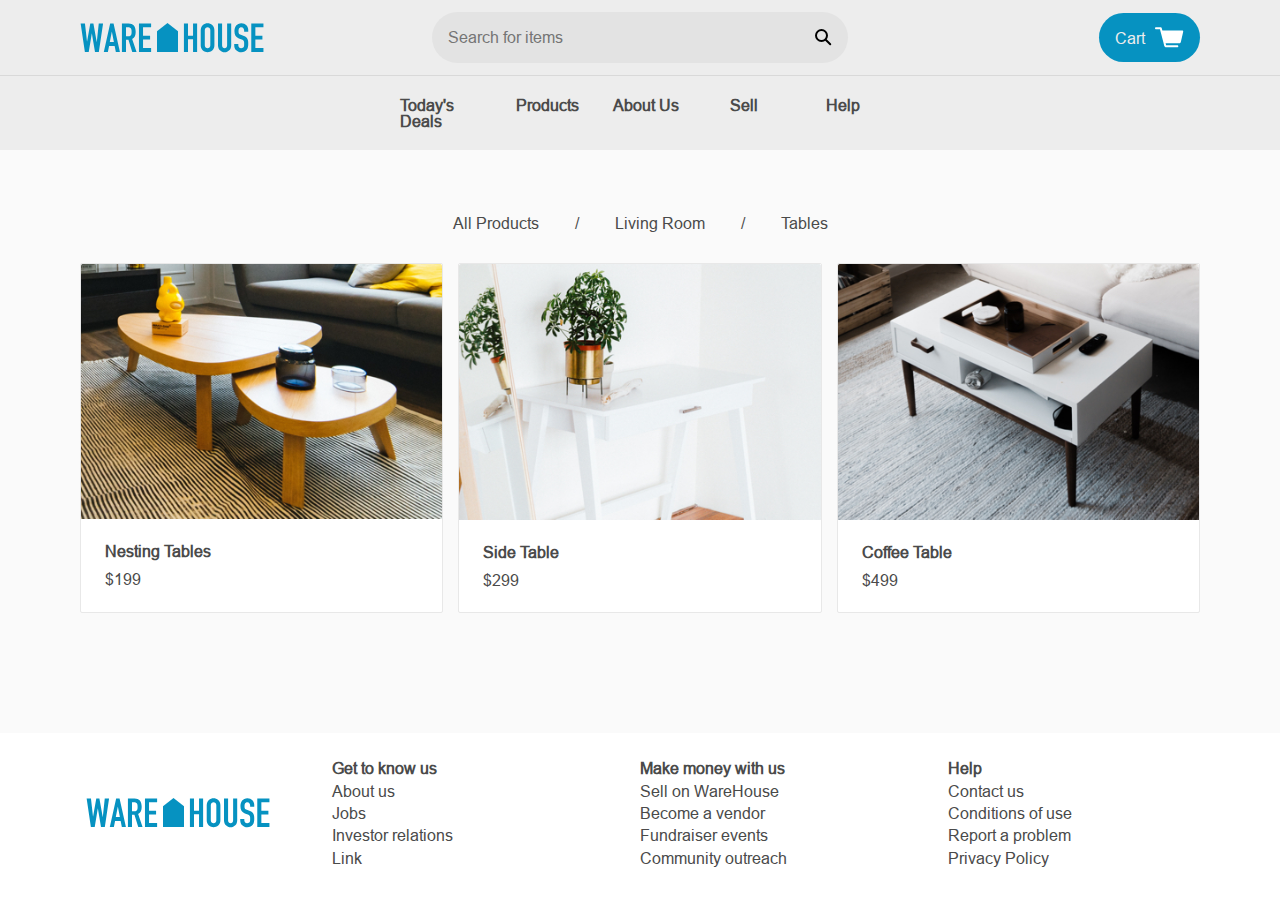
<file: tables.html>
<!DOCTYPE html>
<html>
<head>
  <title>WareHouse</title>
  <link rel="stylesheet" type="text/css" href="resources/css/reset.css">
  <link rel="stylesheet" type="text/css" href="resources/css/base.css">
</head>
<body>
  <div class="container">

    <!-- Header -->

    <header>
      <div class="image-container">
        <a href="index.html"><img src="resources/img/warehouse-logo.svg"></a>
      </div>
      <div class="search-bar">
        <input type="text" name="search" placeholder="Search for items">
        <a href="" class="icon"><img src="resources/img/search.svg"></a>
      </div>
      <a href="cart.html" class="button cart">Cart <img src="resources/img/cart.svg"></a>
    </header>
    <nav>
      <a href="deals.html">Today's Deals</a>
      <a href="products.html">Products</a>
      <a href="about.html">About Us</a>
      <a href="sell.html">Sell</a>
      <a href="#">Help</a>
    </nav>

    <!-- Tables Section -->

    <main id="main" class="product-list-section">
      <ul class="breadcrumb">
        <li><a href="products.html">All Products</a></li>
        <li><a href="living.html">Living Room</a></li>
        <li>Tables</li>
      </ul>

      <div class="product-list">
        <a href="#" class="product-item">
          <div class="image-container">
            <img src="resources/img/tables/nesting-tables.jpg">
          </div>
          <div class="description">
            <h3>Nesting Tables</h3>
            <span class="price">$199</span>
          </div>
        </a>

        <a href="#" class="product-item">
          <div class="image-container">
            <img src="resources/img/tables/side-table.jpg">
          </div>
          <div class="description">
            <h3>Side Table</h3>
            <span class="price">$299</span>
          </div>
        </a>

        <a href="#" class="product-item">
          <div class="image-container">
            <img src="resources/img/tables/coffee-table.jpg">
          </div>
          <div class="description">
            <h3>Coffee Table</h3>
            <span class="price">$499</span>
          </div>
        </a>

      </div>
    </main>

    <!-- Footer -->

    <footer>
      <img src="resources/img/warehouse-logo.svg">
      <div class="links">
        <h4>Get to know us</h4>
        <a href="#">About us</a>
        <a href="jobs.html">Jobs</a>
        <a href="#">Investor relations</a>
        <a href="#">Link</a>
      </div>
      <div class="links">
        <h4>Make money with us</h4>
        <a href="sell.html">Sell on WareHouse</a>
        <a href="#">Become a vendor</a>
        <a href="#">Fundraiser events</a>
        <a href="#">Community outreach</a>
      </div>
      <div class="links">
        <h4>Help</h4>
        <a href="#">Contact us</a>
        <a href="#">Conditions of use</a>
        <a href="#">Report a problem</a>
        <a href="#">Privacy Policy</a>
      </div>
    </footer>
  </div>
</body>
</html>
</file>
<file: resources/css/base.css>
@font-face {
  font-family: 'Arial-MT' ;
  src: url('../fonts/ari.ttf') format('truetype');
}

/* Site-Wide Styles */

html {
  font-size: 16px;
}

body {
  font-family: 'Arial-MT', sans-serif;
  color: hsla(0, 0%, 29%, 1);
}

a {
  text-decoration: none;
  transition: .3s;
}

a:hover {
  color: #0692C1;
}

h1,
h2,
h3,
h4 {
font-weight: 800;
}

input,
textarea,
select {
  border-radius: 3px;
  background-color: hsla(0, 0%, 89%, 1);
  padding: 1rem;
}

/* Reusable Component - Button */

.button {
  border-radius: 30px;
  background-color: hsla(0, 0%, 13%, 1);
  text-align: center;
  color: hsla(0, 0%, 93%, 1);
  transition: .25s;
}

.button:hover {

  background-color: Black - hsla(0, 0%, 13%, 1);
  color: hsla(0, 100%, 100%, 1);
}

/* Reusable Component - Image Container */

.image-container {
  overflow: hidden;
}

.image-container img {
  display: block;
  max-width: 100%;
  height: auto;
}

/* Reusable Component - Product List */

.product-list-section {
  padding: 2rem 5rem 3.75rem 5rem;
}

.product-list {
  display: grid;
  grid-template-columns: repeat(3, 1fr);
  margin-bottom: 3.75rem;
  grid-gap: 15px;
}

.product-category {
  border-radius: 2px;
  background-color: hsla(0, 0%, 100%, 1);
  border: solid 1px hsla(0, 0%, 91%, 1);
}

.product-category .description-category {
  padding: 1.5rem;
  text-align: left;
}

.product-category h3 {
  margin-bottom: .75rem;
  color: hsla(0, 0%, 29%, 1);
}

.product-item {
  border-radius: 2px;
  background-color: hsla(0, 0%, 100%, 1);
  border: solid 1px hsla(0, 0%, 91%, 1);
}

.product-item .description {
  padding: 1.5rem;
  text-align: left;
}


.product-item h3 {
  margin-bottom: .75rem;
  color: hsla(0, 0%, 29%, 1);
  font-weight: 700;
  position: relative;
  display: block;
}

.product-item .price {
  color: hsla(0, 0%, 29%, 1);
}


/* Reusable Component - Form Field With Label */
.field {
  display: flex;
  flex-direction: column;
}

.field label {
  padding-bottom: .75rem;
}


/* Reusable Component - Navigation Breadcrumbs */
ul.breadcrumb {
    padding: 2rem 4rem;
    list-style: none;
    align-items: left;
}
ul.breadcrumb li {
    display: inline;
    font-size: inherit;
    align-items: left;
}
ul.breadcrumb li+li:before {
    padding: 2rem;
    color: hsla(0, 0%, 29%, 1);
    content: "/\00a0";
}
ul.breadcrumb li a {
    color: hsla(0, 0%, 29%, 1);
    text-decoration: none;
}


@media only screen and (max-width: 1100px) {
  .product-list {
    grid-template-columns: repeat(2, 1fr);
  }
}

@media only screen and (max-width: 680px) {
  .product-list {
    grid-template-columns: 1fr;
  }
}


/* Site-Wide Grid */

.container {
  display: grid;
  grid-template-areas: 'header'
                       'nav'
                       'main'
                       'footer';
}


/* Header */

header {
  grid-area: header;
  display: grid;
  grid-template-columns: 22rem 1fr 22rem;
  align-items: center;
  padding: .75rem 5rem;
  font-size: inherit;
  background-color: hsla(0, 0%, 93%, 1);
}

.search-bar {
  display: flex;
  border-radius: 33px 53px 33pzx 53px;
  width: 100%;
}

.search-bar input {
  flex-grow: 1;
  border-top-right-radius: 0;
  border-top-left-radius: 30px;
  border-bottom-right-radius: 0;
  border-bottom-left-radius: 30px;
}

.search-bar .icon {
  background-color: hsla(0, 0%, 89%, 1);
  border-radius: 0 53px 53px 0;
  padding: 1rem;
}

.search-bar .icon img {
  vertical-align: middle;
}

.cart {
  justify-self: end;
  background-color: #0692C1;
  display: flex;
  align-items: center;
  padding: .875rem 1rem;
  border-radius: 54px;
}

.cart img {
  padding-left: .625rem;
}

nav {
  display: grid;
  grid-template-columns: repeat(5, 1fr);
  justify-items: center;
  grid-area: nav;
  background-color: hsla(0, 0%, 93%, 1);
  border-top: 1px solid hsla(0, 0%, 85%, 1);
  padding: 1.313rem 24.25rem 1.313rem 25rem;
}

nav a:visted {
  color: hsla(0, 0%, 29%, 1);
  font-weight: 800;
}

nav a {
  font-weight: 600;
}

nav a.active{
  color: #0692C1;
}

@media only screen and (max-width: 1100px) {
  header {
    grid-template-columns: 1fr;
    justify-items: center;
  }

  .cart {
    justify-self: auto;
  }
}

@media only screen and (max-width: 700px) {
  nav {
    grid-template-columns: 1fr;
  }
}

/* Main Section */

#main {
  grid-area: main;
  display: grid;
  justify-items: center;
  text-align: center;
  background-color: hsla(0, 0%, 98%, 1);
  border-top: 1px solid hsla(0, 0%, 98%, 1);
}

#main h2 {
  margin-bottom: 2rem;
  font-size: 2rem;
  font-weight: 800;
}

#main .button {
  background-color: #0692C1;
  box-sizing: border-box;
  width: 14.375rem;
  padding: .875rem 0;
}

#main .button:hover {
    background-color: #05789E;
    color: #FFF;
}

#main .button:active {
    background-color: #045D7B;
    color: #FFF;
}

/* Footer */

footer {
  grid-area: footer;
  display: grid;
  grid-template-columns: repeat(4, 1fr);
  padding: 1.5rem;
  background-color: hsla(0, 100%, 100%, 1);
}

footer img {
  align-self: center;
  justify-self: center;
}

footer .links {
  display: grid;
  line-height: 1.4;
}

footer a {
  color: hsla(0, 0%, 29%, 1);
}

@media only screen and (max-width: 810px) {
  footer {
    grid-template-columns: repeat(3, 1fr);
  }

  footer img {
    grid-column: 1 / span 3;
  }
}

@media only screen and (max-width: 490px) {
  footer {
    grid-template-columns: 1fr;
    justify-items: center;
    text-align: center;
  }

  footer img {
    grid-column: auto;
  }
}
</file>
<file: resources/css/index.css>
.hero {
  width: 100%;
  height: 21.75rem;
  margin-top: 1rem;
  background-image: url('../img/home/hero.png');
  background-repeat: no-repeat;
  background-size: cover;
  background-position: center;
  text-align: center;
  border-radius: 1.5rem;
  color: hsla(0, 0%, 100%, 1);
}

.hero h1 {
  padding-top: 10rem;
  color:#fff;
  font-family: Helvetica;
  font-size: 32px;
  font-weight: bold;
  text-align: center;
  z-index: 2;
  text-transform: uppercase;
} 

.hero .overlay {
  width: 100%;
  height: 100%;
  background: rgba(0, 0, 0, 0.6);
  border-radius: 1.5rem;
  z-index: 1;
}

.products {
  padding: 0 5rem 6rem 5rem;
}

.products h2 {
  margin-top: 2rem;
  font-size: inherit;
}

.landing .product-list {
  grid-template-columns: repeat(4, 1fr);
}

.categories h3 {
  margin-bottom: 0;
}

@media only screen and (max-width: 1020px) {
  .landing .product-list {
    grid-template-columns: repeat(3, 1fr);
  }
}


@media only screen and (max-width: 760px) {
  .landing .product-list {
    grid-template-columns: repeat(2, 1fr);
  }
}

@media only screen and (max-width: 565px) {
  .hero {
    padding-left: 0;
    text-align: center;
  }

  .hero h2 {
    padding-top: 7rem;
  }

  .hero p {
    width: 90%;
    margin: auto;
  }
}

@media only screen and (max-width: 470px) {
  .landing .product-list {
    grid-template-columns: 1fr;
  }
}
</file>
<file: resources/css/about.css>
/* About Page */

.about h1 {
  width: 100%;
  padding: 10.5rem 0;
  background-image: url('../img/hero.png');
  background-repeat: no-repeat;
  background-size: cover;
  background-position: center;
  font-size: 3rem;;
  font-stretch: condensed;
  color: hsla(0, 100%, 100%, 1);

}

.about .information {
  padding: 3.75rem 20% 6.75rem 20%;
  color: hsla(0, 0%, 29%, 1);
}

.about h3 {
  margin-bottom: 1rem;
  font-size: 2rem;
}

.about p {
  padding-bottom: 2rem;
  font-size: inherit;
  line-height: 1.8;
}

.about .join {
  display: grid;
  justify-items: center;
  padding: 1.5rem 0;
  border: solid 1px #e7e7e7;
  border-radius: 2px;
  background-color: hsla(0, 0%, 100%, 1);
}

@media only screen and (max-width: 735px) {
  .about h1 {
    font-size: 6rem;
  }
}

@media only screen and (max-width: 490px) {
  .about h1 {
    font-size: 4rem;
  }

  .about h3 {
    font-size: 1.25rem;
  }

  .about p {
    font-size: 1rem;
  }
}
</file>
<file: resources/css/cart.css>
#main {
  margin-left: 2rem;
  margin-right: 2rem;
}

.product-list-section {
  padding: 2rem 5rem 3.75rem 5rem;
}

.shopping-cart {
  display: grid;
  grid-template-columns: repeat(4, 1fr);
  grid-template-rows: repeat(3, 1fr);
  grid-column-gap: 3rem;
  border: 1px solid hsla(0, 0%, 85%, 1);
  padding: 0rem 1rem 0rem 0rem;
  background-color: hsla(0, 100%, 100%, 1);
}

.row {
  display: grid;
  grid-template-columns: repeat(3, 1fr);
  grid-column: 1/4;
  padding: 1.5rem 0rem 1.5rem 0rem;
  border-bottom: 1px solid hsla(0, 0%, 85%, 1);
  margin-left: 1.5rem;
}

#no-border {
  border-bottom: none;
}

input {
  width: 3rem;
  padding-left: 1rem;
}

.total {
  grid-column: 4;
  grid-row: 1/4;
  border-left: 1px solid hsla(0, 0%, 85%, 1);
  margin-top: 1.5rem;
  margin-bottom: 1.5rem;
  padding: 1rem 0rem;
}

.product-item h3 {
  margin-bottom: .75rem;
  color: hsla(0, 0%, 29%, 1);
}

.product-item .price {
  color: hsla(0, 0%, 29%, 1);
}

.description {
  padding: 1.5rem;
  text-align: left;
}

.total .description h3{
  float: left;
}
.total .description span{
  float: right;
  padding-bottom: 2rem;
}

#main .button {
  box-sizing: border-box;
  padding: 0.875rem 5rem;
  border-radius: 54px;
  margin-left: 1rem;
}

@media only screen and (max-width: 1020px) {
  .landing .product-list {
    grid-template-columns: repeat(3, 1fr);
  }
}


@media only screen and (max-width: 760px) {
  .landing .product-list {
    grid-template-columns: repeat(2, 1fr);
  }
}


@media only screen and (max-width: 470px) {
  .landing .product-list {
    grid-template-columns: 1fr;
  }
}
</file>
<file: resources/css/jobs.css>
#main {
  text-align: left;
  justify-items: auto;
}

.jobs {
  padding: 3.75rem 11.75rem 7.5625rem 11.75rem;
}

.jobs h3 {
  margin-bottom: 1rem;
  font-size: inherit;
}

form {
  display: grid;
  grid-template-columns: repeat(2, 2fr) 1fr;
  align-items: flex-end;
  margin-bottom: 3.125rem;
  grid-gap: 15px;
}

#main form .button {
  height: fit-content;
  padding: 1.14rem 0;
}

.job-list {
  border-top: solid 1px hsla(0, 0%, 59%, 1);
}

.job {
  border-bottom: solid 1px hsla(0, 0%, 59%, 1);
  padding: 1rem 0;
}

.job h4 {
  padding-bottom: .5rem;
  font-size: inherit;
  line-height: 1.2;
}

#see-all-jobs {
  justify-self: center;
  margin-top: 3.6875rem;
}
</file>
<file: resources/css/sell.css>
#main {
  text-align: left;
  justify-items: auto;
}

.sell {
  padding: 3.75rem 11.75rem 18.75rem 11.75rem;
}

.sell h3 {
  margin-bottom: 1rem;
  font-size: 2rem;
}

form {
  display: grid;
  grid-template-areas: 'name name price quantity'
                       'description description description description'
                       '. . . submit';
  font-size: inherit;
  grid-gap: 15px;
}

input {
  min-width: 100%;
  box-sizing: border-box;

}

select {
  background-color: hsla(0, 0%, 100%, 1);
  font-size: inherit;
}

textarea {
  min-height: 12rem;
  font-size: inherit;
}

#name {
  grid-area: name;
}

#price {
  grid-area: price;
}

#quantity {
  grid-area: quantity;
}

#description {
  grid-area: description;
}

#submit {
  grid-area: submit;
  justify-self: end;
}

@media only screen and (max-width: 1100px) {
  .sell {
    padding-left: 10%;
    padding-right: 10%;
  }
}

@media only screen and (max-width: 970px) {
  form {
    grid-template-areas: 'name name'
                         'price quantity'
                         'description description'
                         '. submit';
  }
}

@media only screen and (max-width: 660px) {
  form {
    grid-template-areas: 'name'
                         'price'
                         'quantity'
                         'description'
                         'submit';
  }

  #submit {
    justify-self: center;
  }
}
</file>
